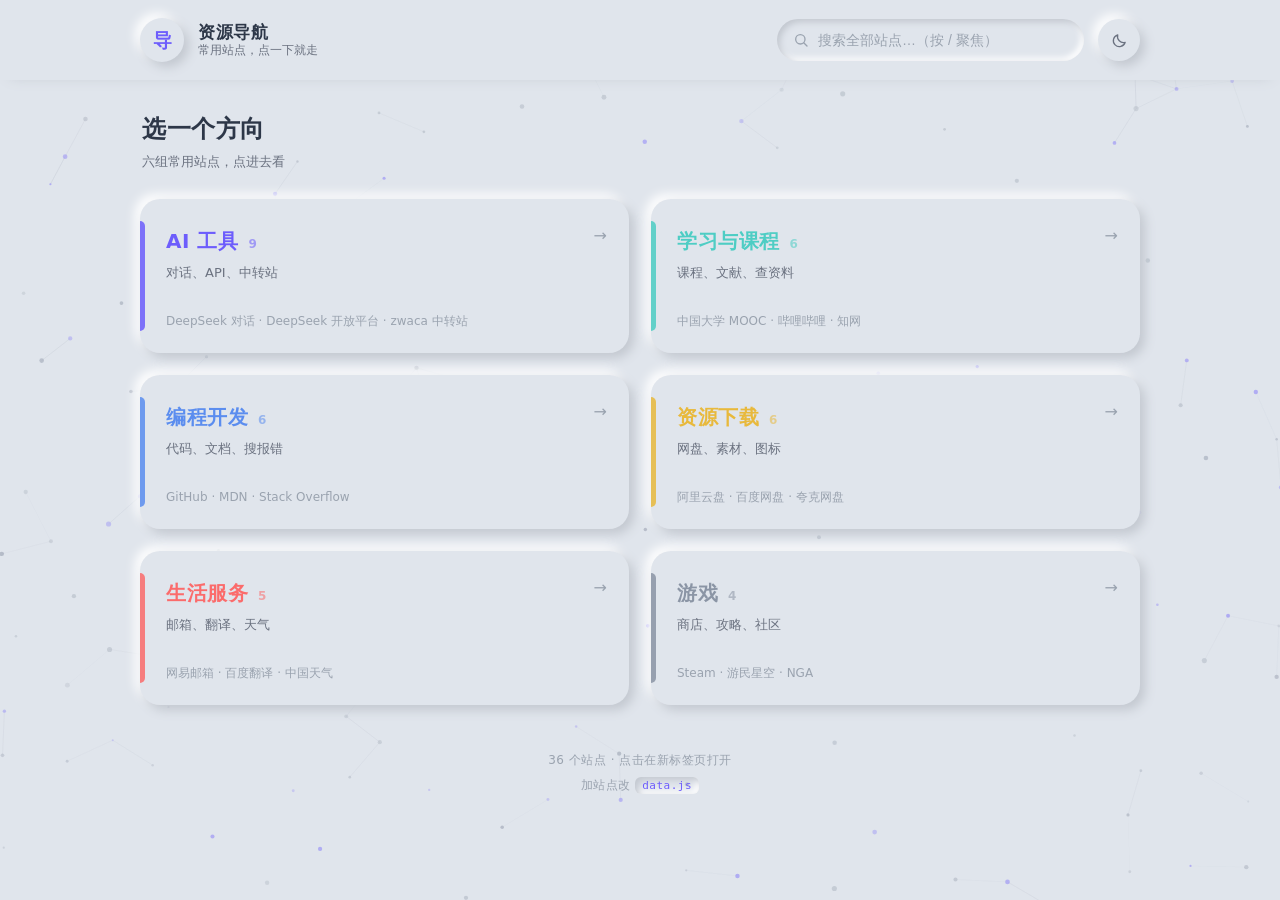
<file: index.html>
<!DOCTYPE html>
<html lang="zh-CN">
<head>
  <meta charset="UTF-8">
  <meta name="viewport" content="width=device-width, initial-scale=1.0">
  <title>资源导航</title>
  <link rel="stylesheet" href="style.css?v=2">
</head>
<body>

  <div id="tsparticles" aria-hidden="true"></div>

  <header class="topbar">
    <div class="wrap bar">
      <a class="brand" href="#" id="brand">
        <span class="logo">导</span>
        <span class="brand-text">
          <strong>资源导航</strong>
          <small>常用站点，点一下就走</small>
        </span>
      </a>

      <div class="tools">
        <label class="search">
          <svg viewBox="0 0 24 24" width="16" height="16" aria-hidden="true">
            <circle cx="11" cy="11" r="7" fill="none" stroke="currentColor" stroke-width="2"/>
            <path d="M16.5 16.5 L21 21" stroke="currentColor" stroke-width="2" stroke-linecap="round"/>
          </svg>
          <input id="q" type="search" placeholder="搜索全部站点…（按 / 聚焦）" autocomplete="off">
        </label>

        <button id="themeBtn" class="theme-btn" type="button" aria-label="切换明暗模式" title="切换明暗">
          <svg class="icon-moon" viewBox="0 0 24 24" width="17" height="17" aria-hidden="true">
            <path d="M20 14.5A8.5 8.5 0 0 1 9.5 4a8.5 8.5 0 1 0 10.5 10.5Z"
                  fill="none" stroke="currentColor" stroke-width="1.8" stroke-linejoin="round"/>
          </svg>
          <svg class="icon-sun" viewBox="0 0 24 24" width="17" height="17" aria-hidden="true">
            <circle cx="12" cy="12" r="4" fill="none" stroke="currentColor" stroke-width="1.8"/>
            <path d="M12 2v2M12 20v2M2 12h2M20 12h2M4.9 4.9l1.4 1.4M17.7 17.7l1.4 1.4M19.1 4.9l-1.4 1.4M6.3 17.7l-1.4 1.4"
                  stroke="currentColor" stroke-width="1.8" stroke-linecap="round"/>
          </svg>
        </button>
      </div>
    </div>
  </header>

  <main id="app" class="wrap"></main>

  <footer class="foot wrap">
    <p><span id="total"></span> 个站点 · 点击在新标签页打开</p>
    <p class="mini">加站点改 <code>data.js</code></p>
  </footer>

  <script src="data.js?v=2"></script>
  <script src="theme.js?v=2"></script>
  <script src="app.js?v=2"></script>
  <script src="particles.js?v=2"></script>
</body>
</html>
</file>
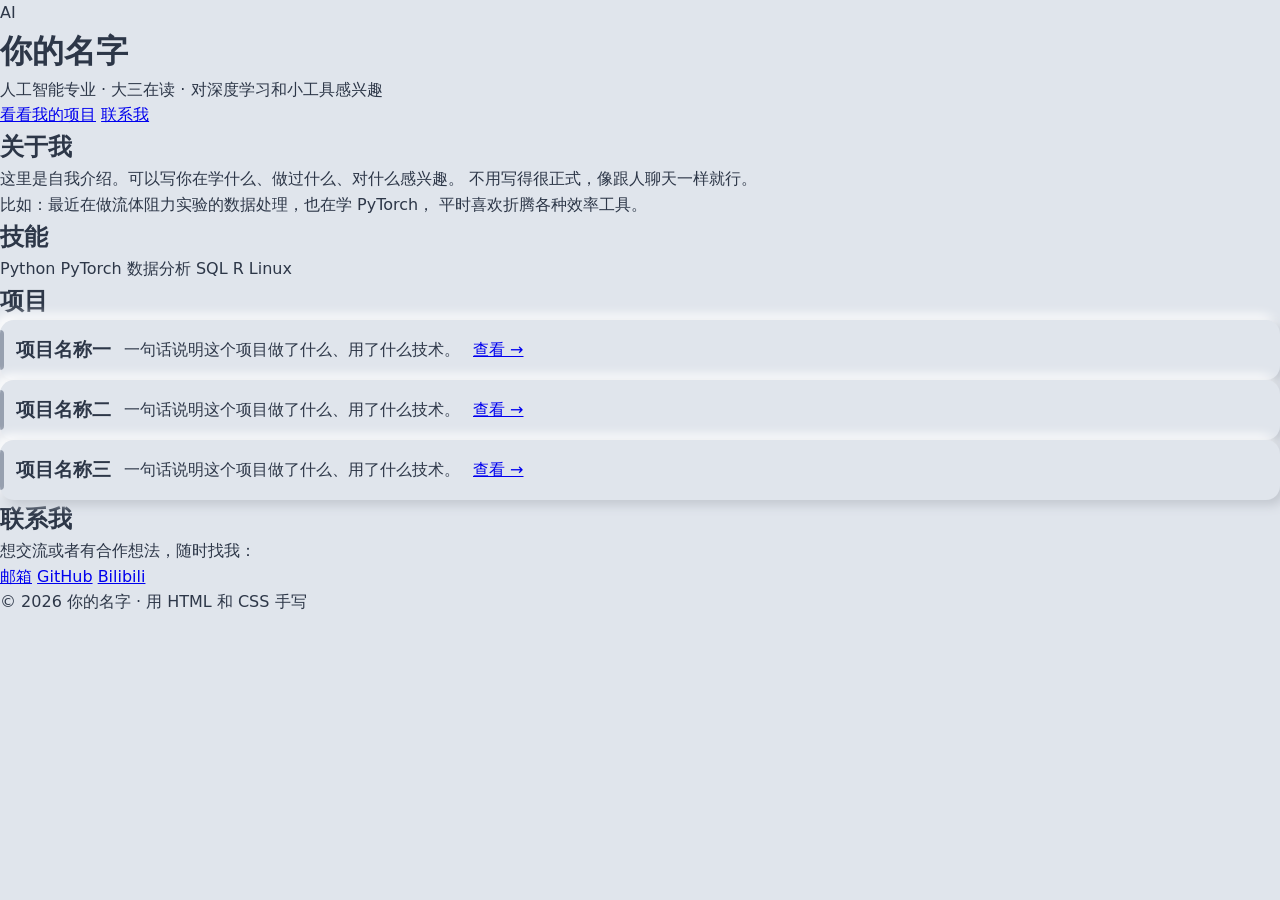
<file: me.html>
<!DOCTYPE html>
<html lang="zh-CN">
<head>
  <meta charset="UTF-8">
  <meta name="viewport" content="width=device-width, initial-scale=1.0">
  <!-- ↓ 改这里：浏览器标签页上的标题 -->
  <title>你的名字 · 个人主页</title>
  <link rel="stylesheet" href="style.css">
</head>
<body>

  <!-- ==================== 顶部介绍区 ==================== -->
  <header class="hero">
    <div class="container hero-inner">

      <!-- 头像：现在是文字占位，以后换成 <img src="avatar.jpg"> 即可 -->
      <div class="avatar">AI</div>

      <!-- ↓ 改这里：你的名字 -->
      <h1>你的名字</h1>

      <!-- ↓ 改这里：一句话介绍自己 -->
      <p class="tagline">人工智能专业 · 大三在读 · 对深度学习和小工具感兴趣</p>

      <div class="buttons">
        <a class="btn btn-primary" href="#projects">看看我的项目</a>
        <a class="btn btn-ghost" href="#contact">联系我</a>
      </div>

    </div>
  </header>

  <!-- ==================== 关于我 ==================== -->
  <section class="section container" id="about">
    <h2>关于我</h2>
    <!-- ↓ 改这里：写两三句话介绍自己 -->
    <p class="prose">
      这里是自我介绍。可以写你在学什么、做过什么、对什么感兴趣。
      不用写得很正式，像跟人聊天一样就行。
    </p>
    <p class="prose">
      比如：最近在做流体阻力实验的数据处理，也在学 PyTorch，
      平时喜欢折腾各种效率工具。
    </p>
  </section>

  <!-- ==================== 技能 ==================== -->
  <section class="section container" id="skills">
    <h2>技能</h2>
    <div class="tags">
      <!-- ↓ 改这里：增删技能标签 -->
      <span class="tag">Python</span>
      <span class="tag">PyTorch</span>
      <span class="tag">数据分析</span>
      <span class="tag">SQL</span>
      <span class="tag">R</span>
      <span class="tag">Linux</span>
    </div>
  </section>

  <!-- ==================== 项目 ==================== -->
  <section class="section container" id="projects">
    <h2>项目</h2>
    <div class="cards">

      <!-- 一个项目 = 一张卡片。想加项目就复制一整块 -->
      <article class="card">
        <h3>项目名称一</h3>
        <p>一句话说明这个项目做了什么、用了什么技术。</p>
        <a class="card-link" href="#" target="_blank">查看 →</a>
      </article>

      <article class="card">
        <h3>项目名称二</h3>
        <p>一句话说明这个项目做了什么、用了什么技术。</p>
        <a class="card-link" href="#" target="_blank">查看 →</a>
      </article>

      <article class="card">
        <h3>项目名称三</h3>
        <p>一句话说明这个项目做了什么、用了什么技术。</p>
        <a class="card-link" href="#" target="_blank">查看 →</a>
      </article>

    </div>
  </section>

  <!-- ==================== 联系方式 ==================== -->
  <section class="section container" id="contact">
    <h2>联系我</h2>
    <p class="prose">想交流或者有合作想法，随时找我：</p>
    <div class="links">
      <!-- ↓ 改这里：换成你自己的地址 -->
      <a href="mailto:you@example.com">邮箱</a>
      <a href="https://github.com/" target="_blank">GitHub</a>
      <a href="https://space.bilibili.com/" target="_blank">Bilibili</a>
    </div>
  </section>

  <!-- ==================== 页脚 ==================== -->
  <footer class="footer">
    <p>© 2026 你的名字 · 用 HTML 和 CSS 手写</p>
  </footer>

</body>
</html>
</file>
<file: style.css>
﻿/* ==========================================================
   资源导航 · 新拟物（Neumorphism）
   单一光源（左上），同色系，光影造体积
   颜色只作为重音：文字、细条、图标底色
   ========================================================== */
:root {
  --bg: #e0e5ec;
  --dark: #c2c7cf;
  --light: #ffffff;

  --text: #2d3748;
  --muted: #6b7280;
  --faint: #9aa3af;

  /* 参考色板 */
  --violet: #6d5dfc;
  --teal: #4ecdc4;
  --blue: #5b8def;
  --amber: #e8b93c;
  --coral: #fb6b6b;
  --slate: #8b95a5;

  --r-lg: 20px;
  --r-md: 14px;
  --r-sm: 10px;

  --out: 8px 8px 16px var(--dark), -8px -8px 16px var(--light);
  --out-sm: 5px 5px 11px var(--dark), -5px -5px 11px var(--light);
  --in: inset 5px 5px 10px var(--dark), inset -5px -5px 10px var(--light);
  --in-sm: inset 3px 3px 6px var(--dark), inset -3px -3px 6px var(--light);

  --ease: cubic-bezier(.2, .6, .2, 1);
}

* { margin: 0; padding: 0; box-sizing: border-box; }

body {
  font-family: "PingFang SC", "Microsoft YaHei", system-ui, -apple-system, sans-serif;
  background: var(--bg);
  color: var(--text);
  line-height: 1.6;
  -webkit-font-smoothing: antialiased;
  min-height: 100vh;
}

.wrap { width: min(1000px, 92%); margin: 0 auto; }

/* ---------- 背景粒子层 ---------- */
#tsparticles {
  position: fixed;
  inset: 0;
  z-index: 0;
  pointer-events: none;
  opacity: .85;
}

#tsparticles canvas { display: block; }

.topbar, main, .foot { position: relative; z-index: 1; }

/* ---------- 顶栏 ---------- */
.topbar {
  position: sticky;
  top: 0;
  z-index: 20;
  background: var(--bg);
  box-shadow: 0 6px 14px -10px var(--dark);
}

.bar {
  display: flex;
  align-items: center;
  justify-content: space-between;
  gap: 18px;
  padding: 18px 0;
  flex-wrap: wrap;
}

.brand {
  display: flex;
  align-items: center;
  gap: 14px;
  text-decoration: none;
  color: inherit;
}

.logo {
  width: 44px;
  height: 44px;
  border-radius: 50%;
  display: grid;
  place-items: center;
  font-size: 19px;
  font-weight: 700;
  color: var(--violet);
  background: var(--bg);
  box-shadow: var(--out-sm);
}

.brand-text { display: flex; flex-direction: column; line-height: 1.25; }
.brand-text strong { font-size: 17px; letter-spacing: .5px; }
.brand-text small { font-size: 12px; color: var(--muted); }

.tools { display: flex; align-items: center; gap: 14px; }

/* 凹面：承载内容 */
.search {
  display: flex;
  align-items: center;
  gap: 9px;
  padding: 0 16px;
  height: 42px;
  border-radius: 999px;
  background: var(--bg);
  box-shadow: var(--in-sm);
  color: var(--faint);
  transition: box-shadow .3s var(--ease), color .3s;
}

.search:focus-within { box-shadow: var(--in); color: var(--violet); }

.search input {
  width: 250px;
  border: none;
  outline: none;
  background: transparent;
  font-size: 14px;
  color: var(--text);
}

.search input::placeholder { color: var(--faint); }
.search input::-webkit-search-cancel-button { -webkit-appearance: none; }

/* ---------- 主区 ---------- */
main { padding: 30px 0 20px; }

.view-enter { animation: viewIn .38s var(--ease) both; }

@keyframes viewIn {
  from { opacity: 0; transform: translateY(10px); }
  to   { opacity: 1; transform: translateY(0); }
}

/* ---------- 首页 ---------- */
.home-intro { margin-bottom: 26px; padding-left: 2px; }
.home-intro h2 { font-size: 24px; font-weight: 700; letter-spacing: .5px; }
.home-intro p { font-size: 13px; color: var(--muted); margin-top: 4px; }

.tiles {
  display: grid;
  grid-template-columns: repeat(2, 1fr);
  gap: 22px;
}

.tile {
  position: relative;
  overflow: hidden;
  display: block;
  padding: 26px 26px 22px;
  border-radius: var(--r-lg);
  background: var(--bg);
  text-decoration: none;
  color: inherit;
  box-shadow: var(--out-sm);
  transition: box-shadow .3s var(--ease), transform .3s var(--ease), background .3s;
}

/* 左侧分类色条 */
.tile::before {
  content: "";
  position: absolute;
  left: 0;
  top: 22px;
  bottom: 22px;
  width: 5px;
  border-radius: 0 5px 5px 0;
  background: var(--c, var(--slate));
  opacity: .85;
  transition: top .3s var(--ease), bottom .3s var(--ease), opacity .3s;
}

.tile:hover {
  transform: translateY(-4px);
  box-shadow: var(--out);
  background: color-mix(in srgb, var(--c, var(--slate)) 4%, var(--bg));
}

.tile:hover::before { top: 14px; bottom: 14px; opacity: 1; }

.tile:active { transform: translateY(0); box-shadow: var(--in-sm); }

.tile-head { display: flex; align-items: baseline; gap: 10px; }

.tile-name {
  font-size: 20px;
  font-weight: 700;
  letter-spacing: .5px;
  color: var(--c, var(--text));
}

.tile-count {
  font-size: 12px;
  font-weight: 600;
  color: var(--c, var(--slate));
  opacity: .55;
}

.tile-desc { font-size: 13px; color: var(--muted); margin-top: 6px; }

.tile-samples {
  font-size: 12px;
  color: var(--faint);
  margin-top: 16px;
  padding-top: 12px;
  white-space: nowrap;
  overflow: hidden;
  text-overflow: ellipsis;
}

.tile-arrow {
  position: absolute;
  right: 22px;
  top: 24px;
  font-size: 16px;
  color: var(--faint);
  transition: transform .3s var(--ease), color .3s;
}

.tile:hover .tile-arrow { transform: translateX(4px); color: var(--c); }

/* ---------- 分类详情 ---------- */
.view-head {
  display: flex;
  align-items: center;
  gap: 16px;
  margin-bottom: 24px;
}

.back-btn {
  flex: none;
  height: 38px;
  padding: 0 16px;
  border: none;
  border-radius: 999px;
  background: var(--bg);
  color: var(--muted);
  font-size: 13px;
  cursor: pointer;
  box-shadow: var(--out-sm);
  transition: box-shadow .3s var(--ease), color .3s, transform .3s;
}

.back-btn:hover { color: var(--violet); }
.back-btn:active { box-shadow: var(--in-sm); transform: translateY(1px); }

.view-title-wrap { display: flex; align-items: baseline; gap: 12px; min-width: 0; }

.view-title {
  font-size: 22px;
  font-weight: 700;
  letter-spacing: .5px;
  color: var(--c, var(--text));
}

.view-sub { font-size: 12px; color: var(--faint); }

/* ---------- 站点卡片 ---------- */
.grid {
  display: grid;
  grid-template-columns: repeat(auto-fill, minmax(232px, 1fr));
  gap: 18px;
}

.card {
  position: relative;
  overflow: hidden;
  display: flex;
  align-items: center;
  gap: 13px;
  padding: 15px 16px;
  border-radius: var(--r-md);
  background: var(--bg);
  text-decoration: none;
  color: inherit;
  box-shadow: var(--out-sm);
  transition: box-shadow .3s var(--ease), transform .3s var(--ease), background .3s;
}

.card::before {
  content: "";
  position: absolute;
  left: 0;
  top: 10px;
  bottom: 10px;
  width: 4px;
  border-radius: 0 4px 4px 0;
  background: var(--c, var(--slate));
  opacity: .85;
  transition: top .3s var(--ease), bottom .3s var(--ease), opacity .3s;
}

.card:hover {
  transform: translateY(-3px);
  box-shadow: var(--out);
  background: color-mix(in srgb, var(--c, var(--slate)) 5%, var(--bg));
}

.card:hover::before { opacity: 1; top: 6px; bottom: 6px; }

.card:active {
  transform: translateY(0);
  box-shadow: var(--in-sm);
}

.icon {
  flex: none;
  width: 38px;
  height: 38px;
  border-radius: 50%;
  display: grid;
  place-items: center;
  font-size: 15px;
  font-weight: 700;
  background: color-mix(in srgb, var(--c, var(--slate)) 24%, var(--bg));
  box-shadow: var(--in-sm);
  color: var(--c, var(--slate));
  transition: box-shadow .3s var(--ease);
}

.card:hover .icon {
  box-shadow: var(--in-sm), 0 0 0 3px color-mix(in srgb, var(--c, var(--slate)) 12%, transparent);
}

.card-body { min-width: 0; }

.card-name {
  font-size: 14px;
  font-weight: 600;
  color: var(--text);
  white-space: nowrap;
  overflow: hidden;
  text-overflow: ellipsis;
}

.card-desc {
  font-size: 12px;
  color: var(--muted);
  white-space: nowrap;
  overflow: hidden;
  text-overflow: ellipsis;
}

/* ---------- 上一组 / 下一组 ---------- */
.cat-nav {
  display: flex;
  gap: 18px;
  margin-top: 34px;
}

.nav-btn {
  flex: 1;
  display: flex;
  align-items: baseline;
  gap: 10px;
  padding: 12px 18px;
  border-radius: var(--r-md);
  background: var(--bg);
  text-decoration: none;
  color: inherit;
  box-shadow: var(--out-sm);
  transition: box-shadow .3s var(--ease), transform .3s var(--ease);
}

.nav-btn small { font-size: 11px; color: var(--faint); letter-spacing: 1px; }
.nav-btn strong { font-size: 14px; color: var(--c); font-weight: 600; }

.nav-btn.next { justify-content: flex-end; }

.nav-btn:hover { transform: translateY(-2px); box-shadow: var(--out); }
.nav-btn:active { transform: translateY(0); box-shadow: var(--in-sm); }

/* ---------- 空状态 ---------- */
.empty {
  margin: 50px auto 70px;
  max-width: 340px;
  padding: 34px 24px;
  border-radius: var(--r-lg);
  text-align: center;
  color: var(--muted);
  font-size: 14px;
  box-shadow: var(--in-sm);
}

/* ---------- 页脚 ---------- */
.foot {
  padding: 26px 0 46px;
  text-align: center;
  color: var(--faint);
  font-size: 12px;
  letter-spacing: .5px;
}

.foot .mini { margin-top: 6px; }

.foot code {
  padding: 2px 7px;
  border-radius: 6px;
  box-shadow: var(--in-sm);
  font-size: 11px;
  color: var(--violet);
}

/* ---------- 手机 ---------- */
@media (max-width: 680px) {
  .bar { padding: 14px 0; }
  .brand-text small { display: none; }
  .tools { width: 100%; }
  .search { flex: 1; }
  .search input { width: 100%; }

  .home-intro h2 { font-size: 20px; }
  .tiles { grid-template-columns: 1fr; gap: 16px; }
  .tile { padding: 20px 20px 18px; }

  .view-head { flex-wrap: wrap; gap: 12px; }
  .view-title { font-size: 19px; }

  .grid { grid-template-columns: 1fr 1fr; gap: 12px; }
  .card { padding: 12px; gap: 10px; }
  .icon { width: 30px; height: 30px; font-size: 12px; }
  .card-desc { display: none; }

  .cat-nav { gap: 12px; }
}




/* ==========================================================
   明暗主题
   暗色不是简单反色：底色压暗、阴影更暗、高光更亮，
   光源依然固定在左上，否则新拟物会「塌」。
   ========================================================== */
body { transition: background .35s var(--ease), color .35s var(--ease); }

.theme-btn {
  flex: none;
  width: 42px;
  height: 42px;
  border: none;
  border-radius: 50%;
  background: var(--bg);
  color: var(--muted);
  cursor: pointer;
  display: grid;
  place-items: center;
  box-shadow: var(--out-sm);
  transition: box-shadow .3s var(--ease), color .3s, transform .3s var(--ease);
}

.theme-btn:hover { color: var(--violet); }
.theme-btn:active { box-shadow: var(--in-sm); transform: translateY(1px); }

.theme-btn .icon-sun { display: none; }
[data-theme="dark"] .theme-btn .icon-moon { display: none; }
[data-theme="dark"] .theme-btn .icon-sun { display: block; }

/* ---------- 暗色变量 ---------- */
[data-theme="dark"] {
  --bg: #2e3238;
  --dark: #1e2126;
  --light: #3d434e;

  --text: #e8ebf0;
  --muted: #a9b1bc;
  --faint: #7c848f;

  --violet: #8b7dff;
  --teal: #5fd6cc;
  --blue: #6f9ef7;
  --amber: #f0c65a;
  --coral: #ff8181;
  --slate: #9aa4b2;
}

/* 暗色下让卡片与背景的层次更明显一点 */
[data-theme="dark"] .topbar { box-shadow: 0 6px 16px -8px #131519; }
[data-theme="dark"] .search:focus-within { box-shadow: var(--in), 0 0 0 3px rgba(139,125,255,.14); }
[data-theme="dark"] .card:hover,
[data-theme="dark"] .tile:hover { box-shadow: var(--out), 0 10px 26px rgba(0,0,0,.28); }
</file>
